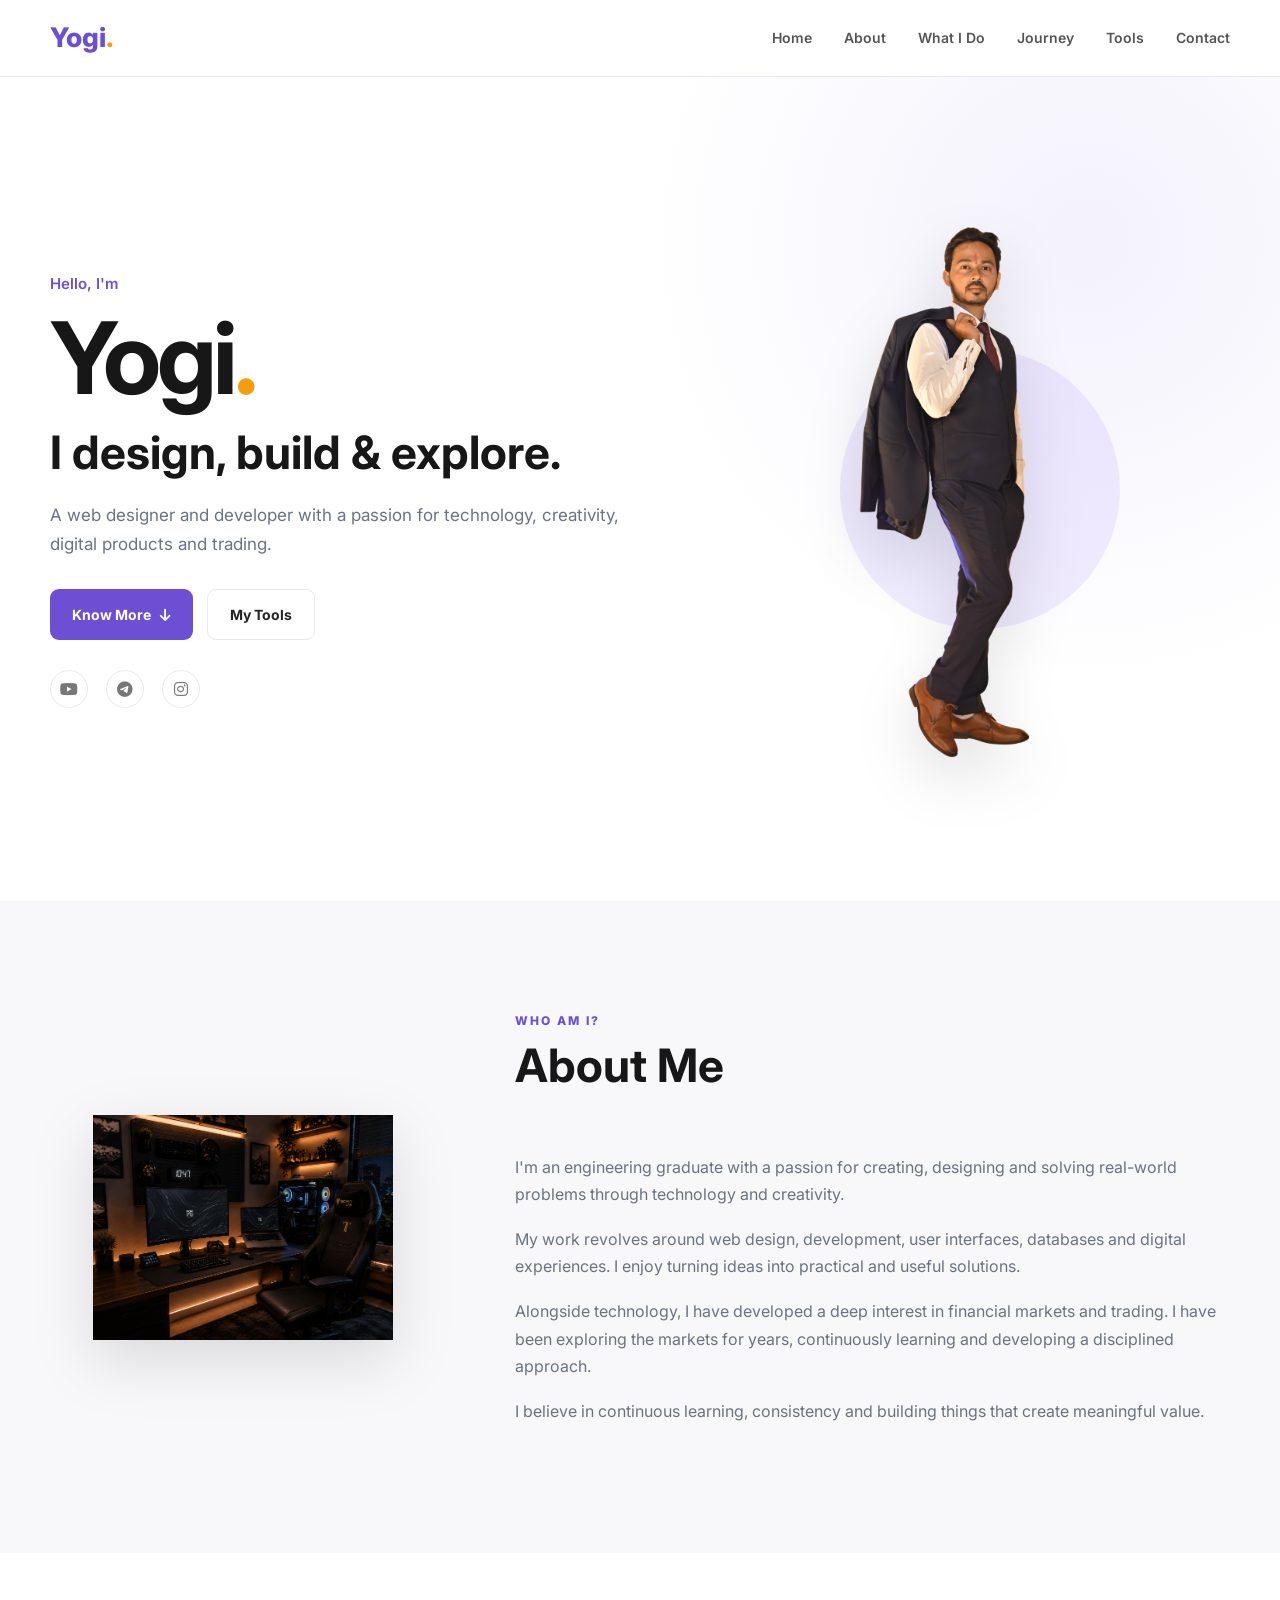
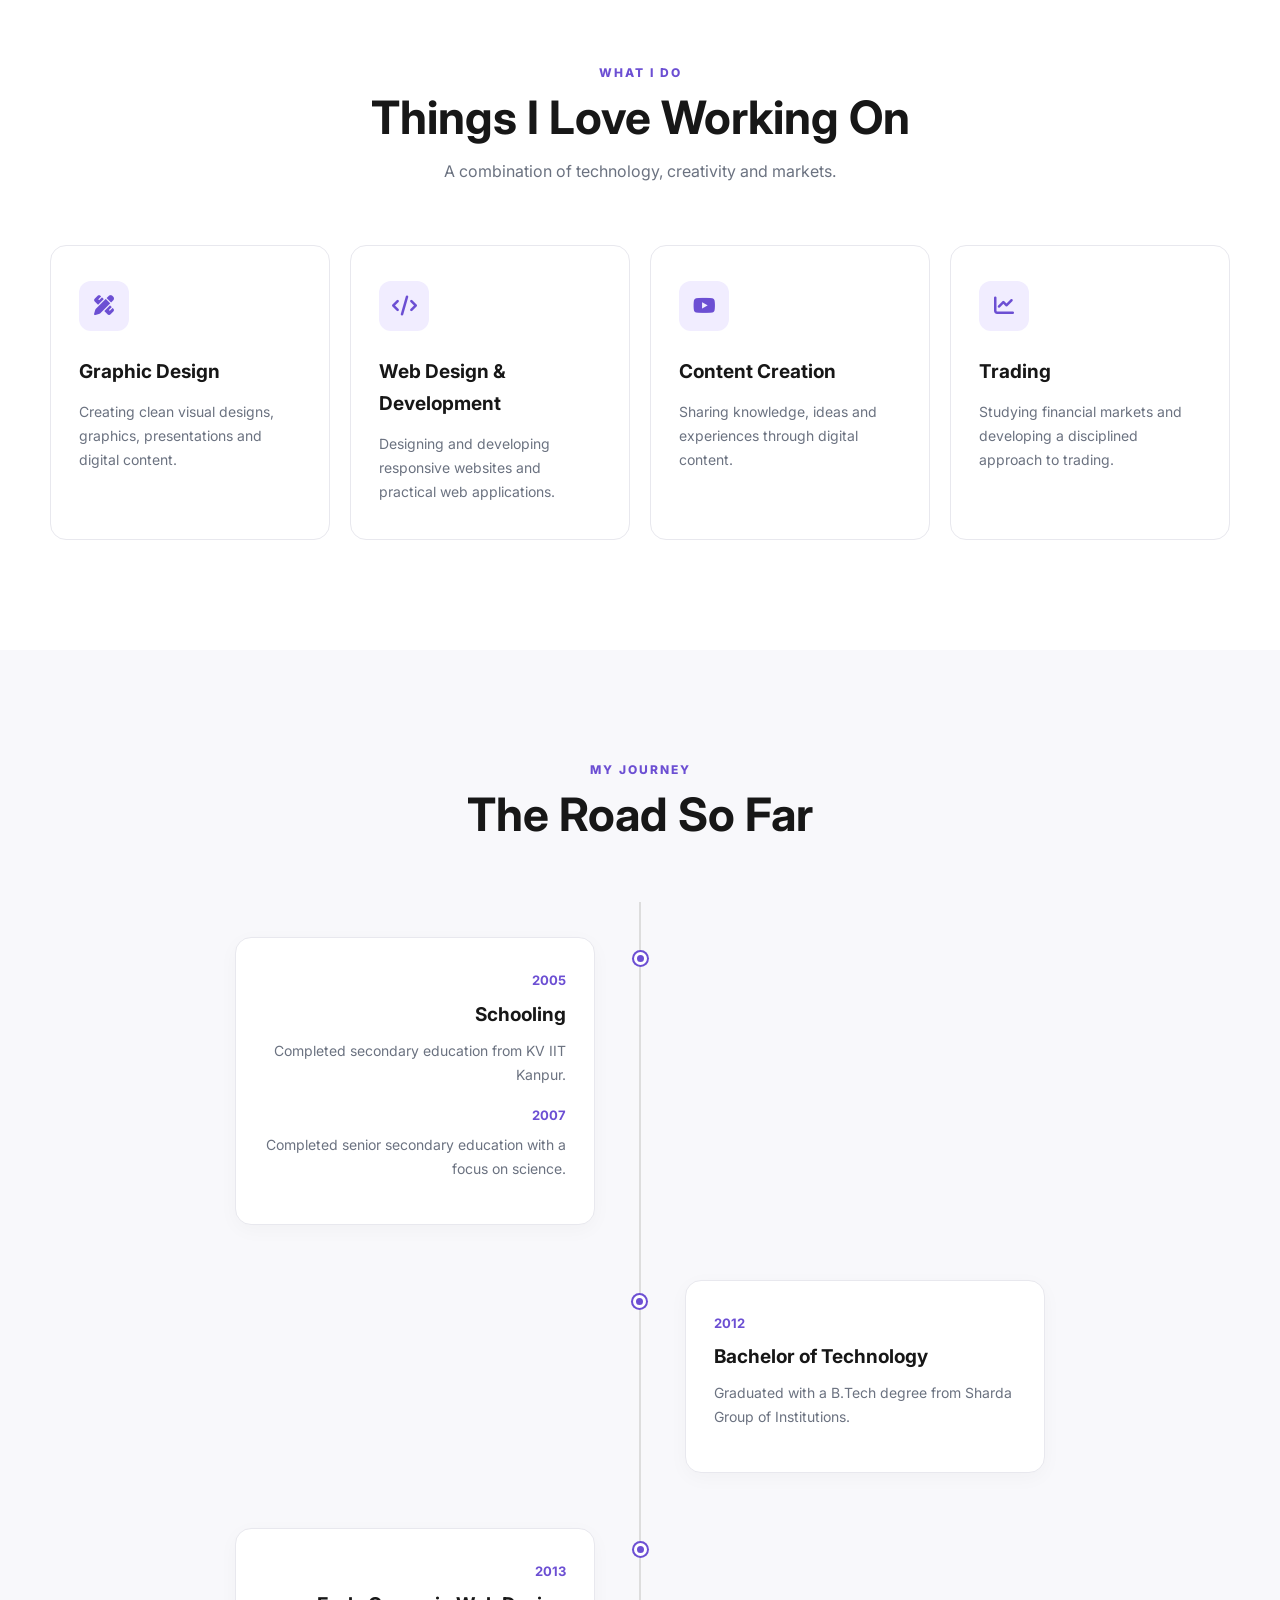
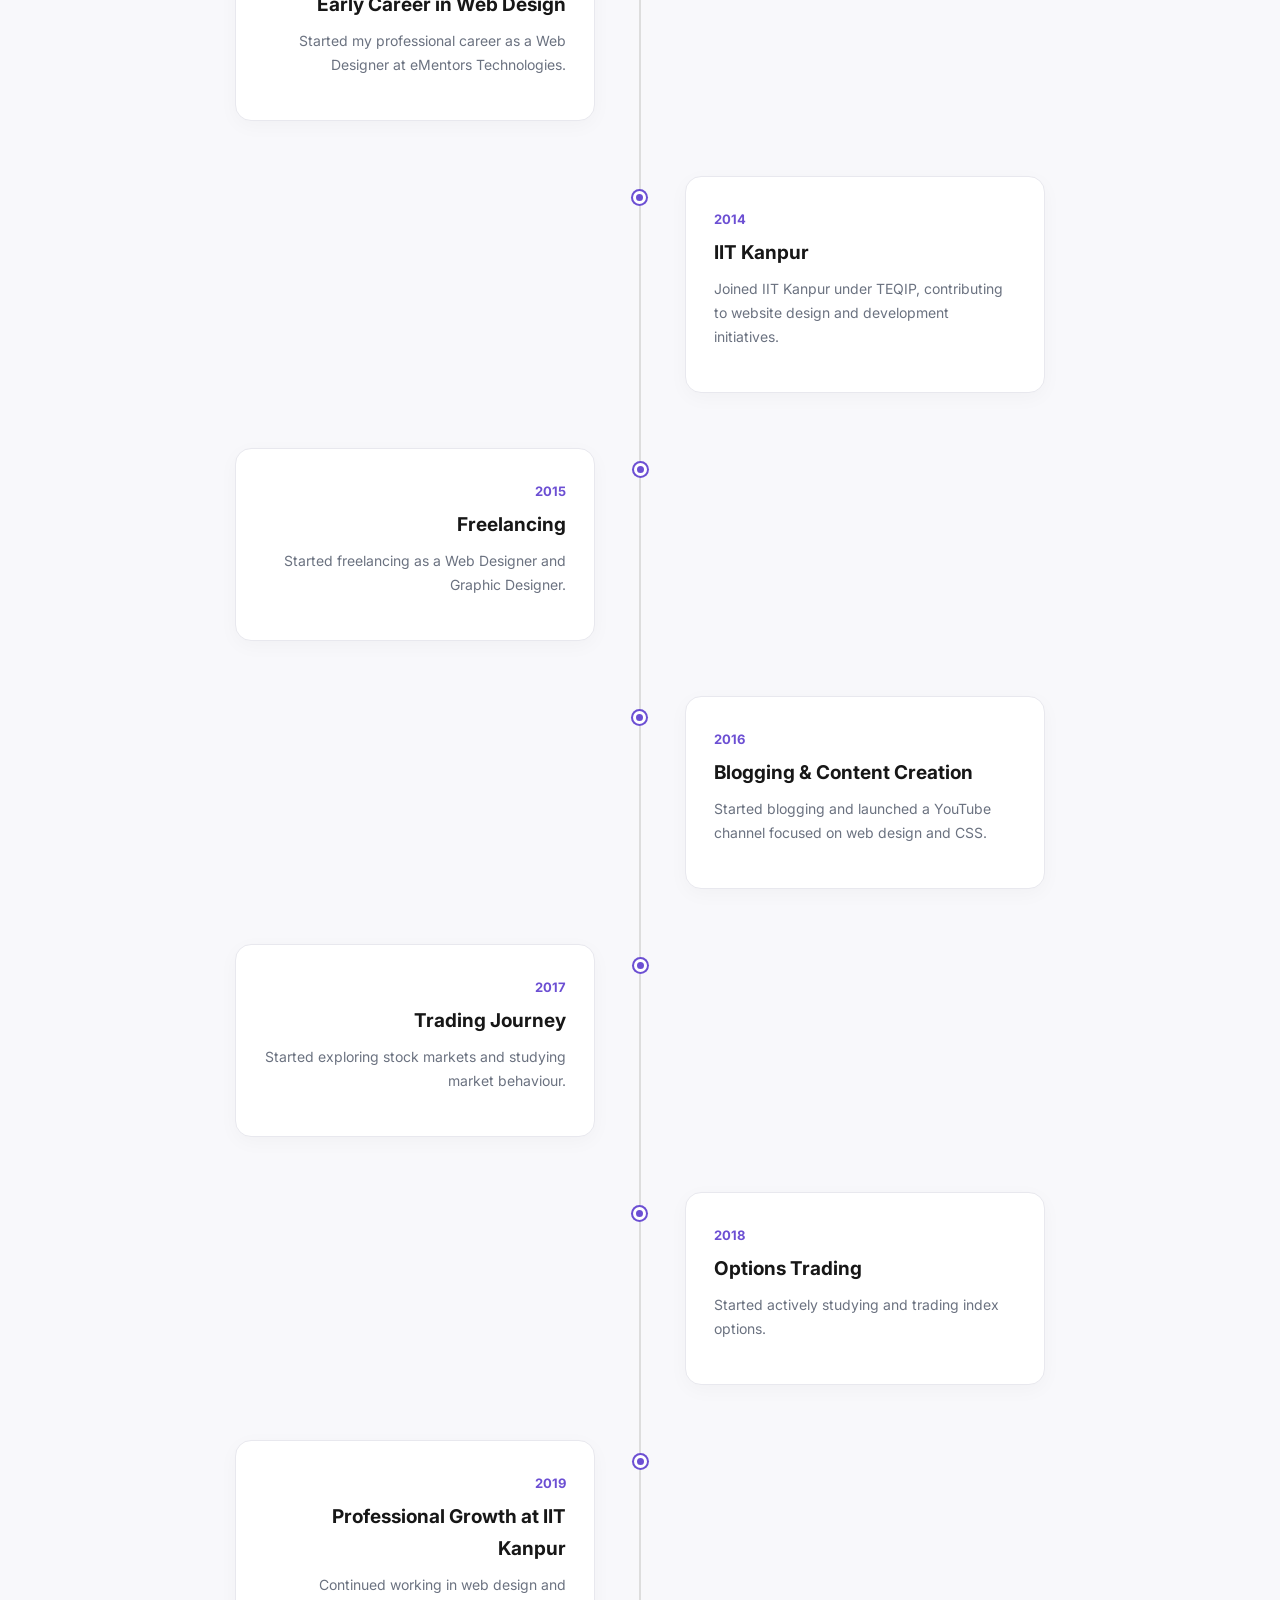
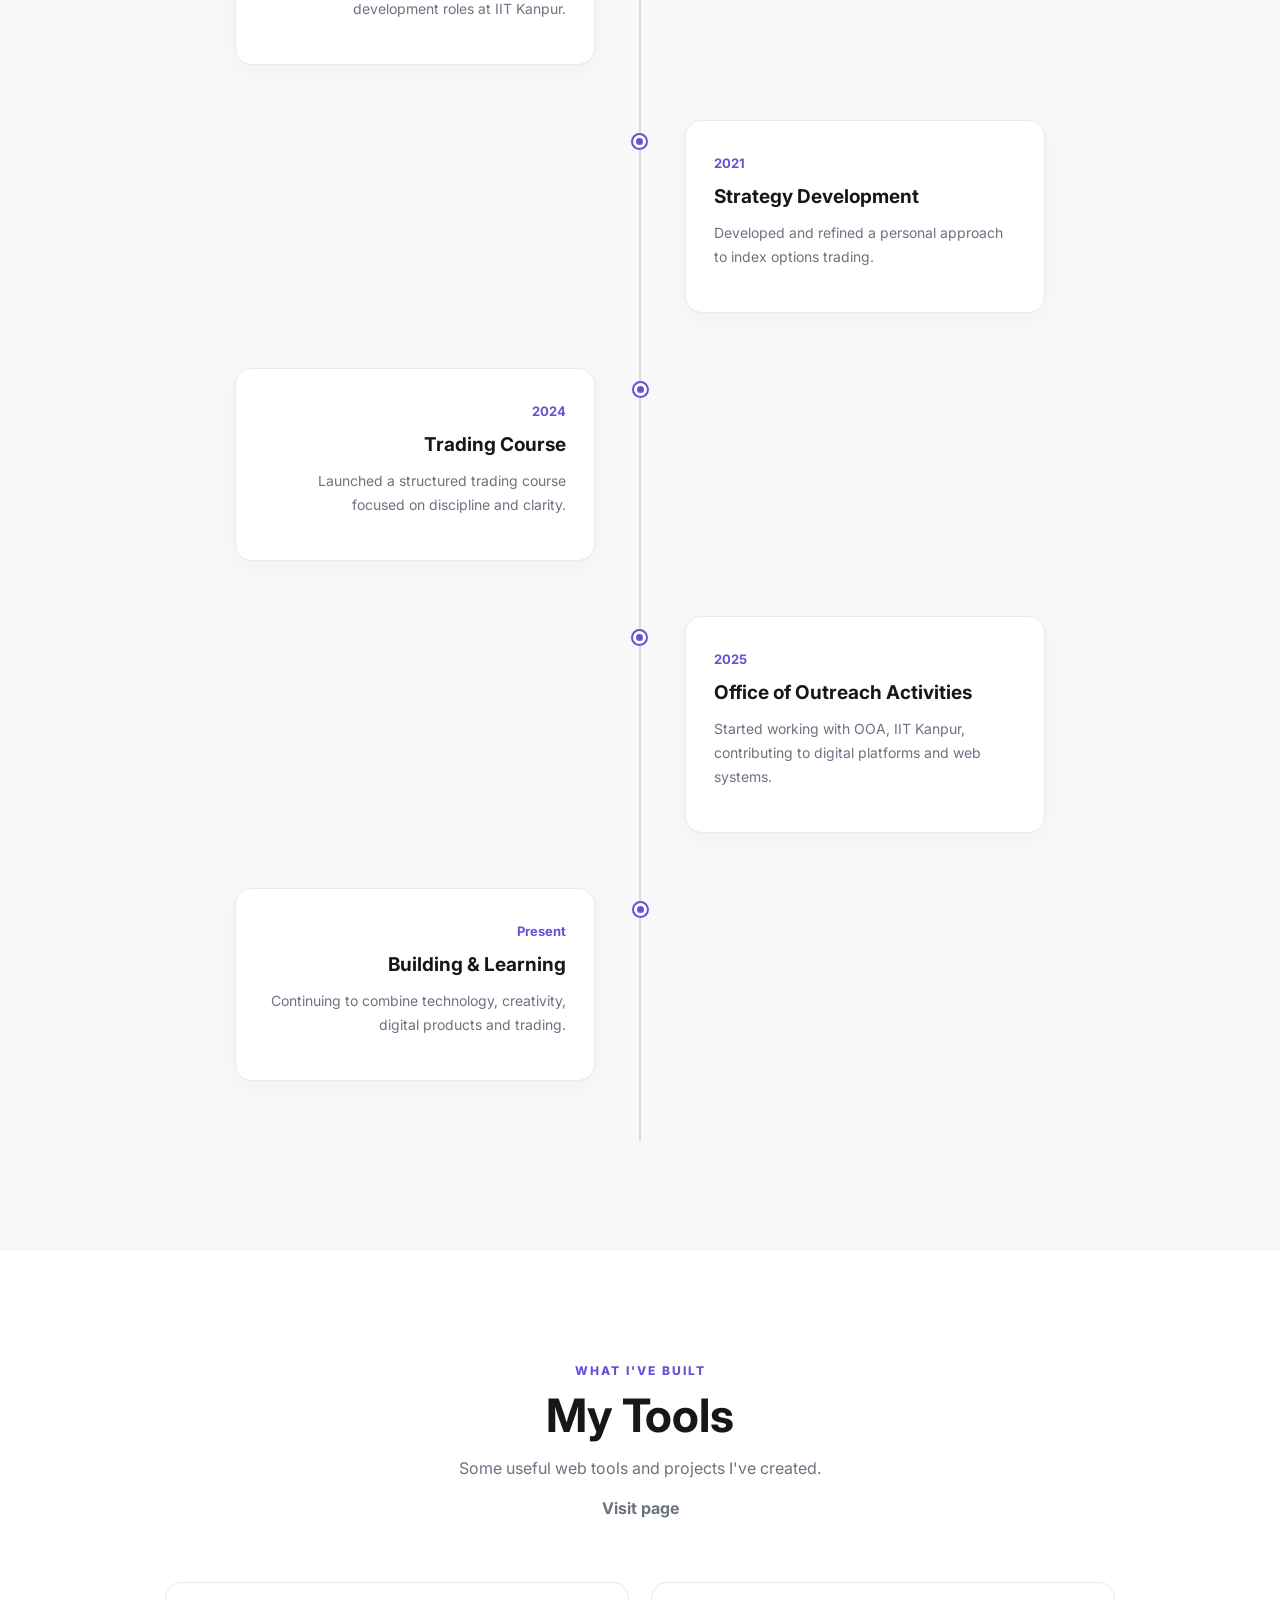
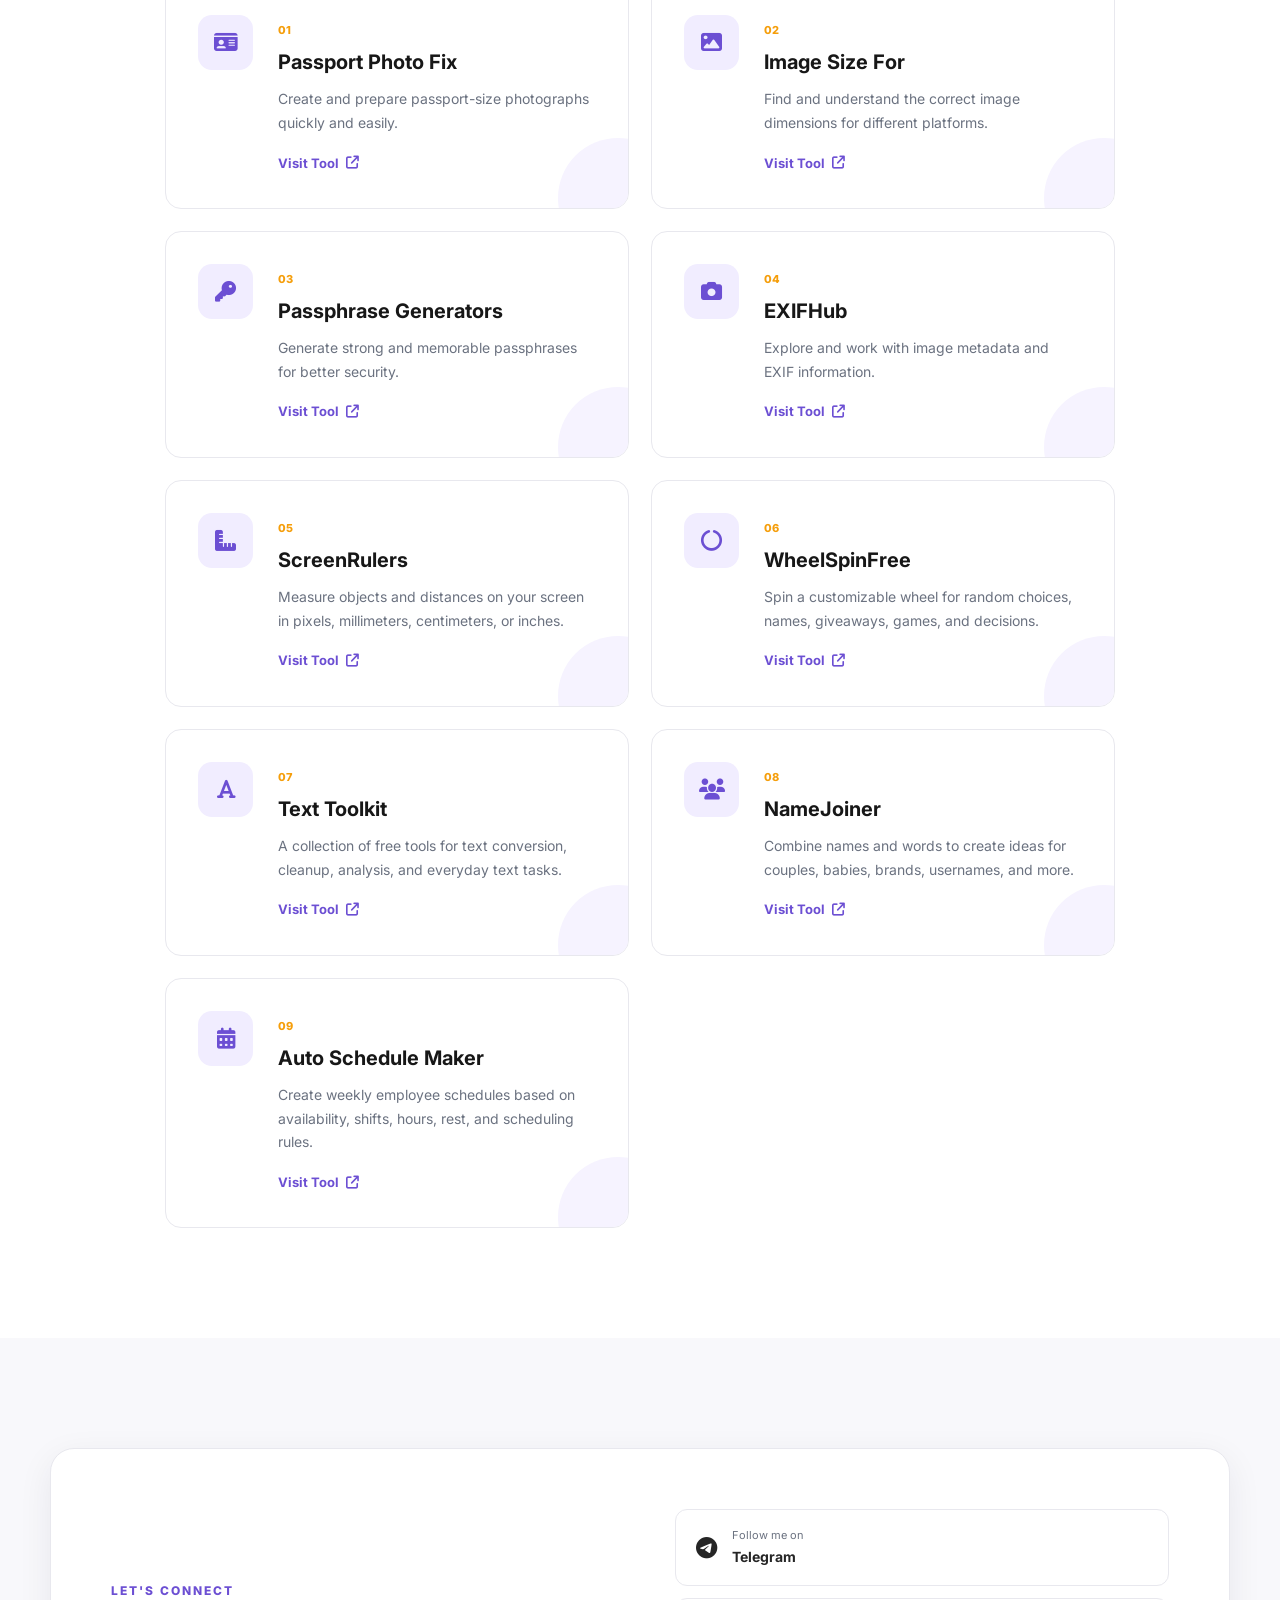
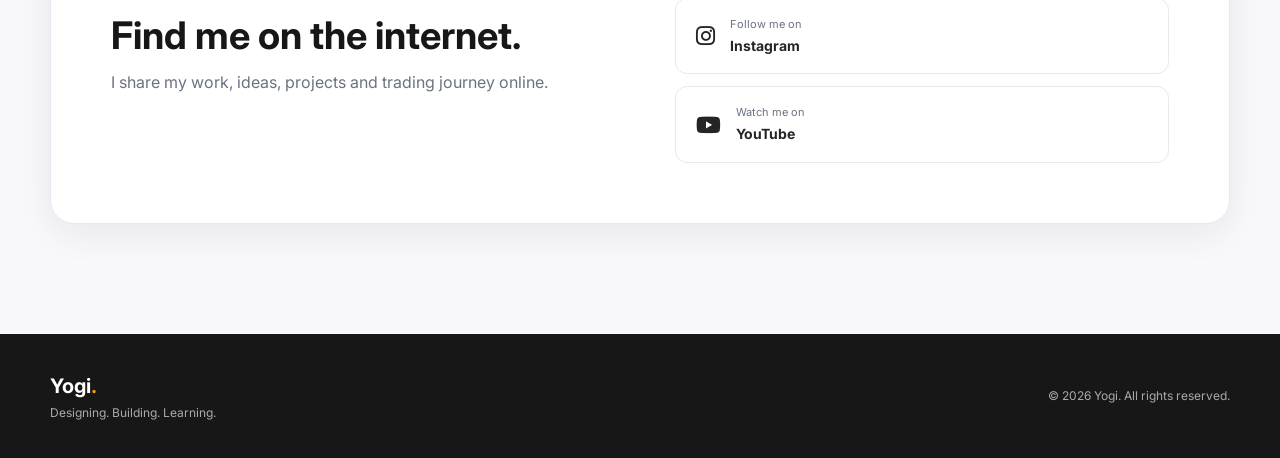
<file: index.html>
<!DOCTYPE html>
<html lang="en">
<head>
    <meta charset="UTF-8">
    <meta name="viewport" content="width=device-width, initial-scale=1.0">

    <title>Yogi | Designer, Developer & Trader</title>

    <meta name="description" content="Personal website of Yogi — web designer, developer, content creator and trader.">

    <link rel="icon" href="images/favicon.png">

    <!-- Google Font -->
    <link rel="preconnect" href="https://fonts.googleapis.com">
    <link rel="preconnect" href="https://fonts.gstatic.com" crossorigin>

    <link href="https://fonts.googleapis.com/css2?family=Inter:wght@400;500;600;700;800&display=swap"
          rel="stylesheet">

    <!-- Font Awesome -->
    <link rel="stylesheet"
          href="https://cdnjs.cloudflare.com/ajax/libs/font-awesome/6.5.2/css/all.min.css">

    <link rel="stylesheet" href="css/style.css">
</head>

<body>

<!-- ================= HEADER ================= -->

<header class="header" id="header">

    <div class="container nav-container">

        <a href="#home" class="logo">
            Yogi<span>.</span>
        </a>

        <nav class="nav" id="nav">

            <a href="#home">Home</a>
            <a href="#about">About</a>
            <a href="#services">What I Do</a>
            <a href="#journey">Journey</a>
            <a href="#tools">Tools</a>
            <a href="#contact">Contact</a>

        </nav>

        <button class="menu-toggle" id="menuToggle" aria-label="Toggle Menu">
            <i class="fa-solid fa-bars"></i>
        </button>

    </div>

</header>


<main>

<!-- ================= HERO ================= -->

<section class="hero" id="home">

    <div class="container hero-container">

        <div class="hero-content">

            <span class="hero-small">
                Hello, I'm
            </span>

            <h1>
                Yogi<span>.</span>
            </h1>

            <h2>
                I design, build & explore.
            </h2>

            <p>
                A web designer and developer with a passion for
                technology, creativity, digital products and trading.
            </p>

            <div class="hero-buttons">

                <a href="#about" class="btn btn-primary">
                    Know More
                    <i class="fa-solid fa-arrow-down"></i>
                </a>

                <a href="#tools" class="btn btn-outline">
                    My Tools
                </a>

            </div>

            <div class="social-links">

                <a href="https://www.youtube.com/@csPoint" target="_blank" aria-label="YouTube">
                    <i class="fa-brands fa-youtube"></i>
                </a>

                <a href="http://t.me/trade_index_option" target="_blank" aria-label="Telegram">
                    <i class="fa-brands fa-telegram"></i>
                </a>

                <a href="https://www.instagram.com/the.disciplined__trader" target="_blank" aria-label="Instagram">
                    <i class="fa-brands fa-instagram"></i>
                </a>

            </div>

        </div>


        <div class="hero-image">

            <div class="image-wrapper">

                <img src="images/Yogi21.png"
                     alt="Yogi">

            </div>

        </div>

    </div>

</section>


<!-- ================= ABOUT ================= -->

<section class="section about" id="about">

    <div class="container">


        <div class="about-grid">

            <div class="about-image">

                <img src="images/workstation.png"
                     alt="Yogi">

            </div>


            <div class="about-content">
                <div class="section-heading">

                    <span>WHO AM I?</span>

                    <h2>
                        About Me
                    </h2>

                </div>


                <p>
                    I'm an engineering graduate with a passion for
                    creating, designing and solving real-world problems
                    through technology and creativity.
                </p>

                <p>
                    My work revolves around web design, development,
                    user interfaces, databases and digital experiences.
                    I enjoy turning ideas into practical and useful
                    solutions.
                </p>

                <p>
                    Alongside technology, I have developed a deep
                    interest in financial markets and trading. I have
                    been exploring the markets for years, continuously
                    learning and developing a disciplined approach.
                </p>

                <p>
                    I believe in continuous learning, consistency and
                    building things that create meaningful value.
                </p>

<!--
                <div class="skills">

                    <div class="skill">

                        <div class="skill-header">
                            <span>HTML / CSS</span>
                            <span>95%</span>
                        </div>

                        <div class="skill-bar">
                            <span style="width:95%"></span>
                        </div>

                    </div>


                    <div class="skill">

                        <div class="skill-header">
                            <span>PHP / Drupal</span>
                            <span>85%</span>
                        </div>

                        <div class="skill-bar">
                            <span style="width:85%"></span>
                        </div>

                    </div>


                    <div class="skill">

                        <div class="skill-header">
                            <span>JavaScript</span>
                            <span>75%</span>
                        </div>

                        <div class="skill-bar">
                            <span style="width:75%"></span>
                        </div>

                    </div>


                    <div class="skill">

                        <div class="skill-header">
                            <span>Graphic Design</span>
                            <span>90%</span>
                        </div>

                        <div class="skill-bar">
                            <span style="width:90%"></span>
                        </div>

                    </div>

                </div>
-->
            </div>

        </div>

    </div>

</section>


<!-- ================= SERVICES ================= -->

<section class="section services" id="services">

    <div class="container">

        <div class="section-heading center">

            <span>WHAT I DO</span>

            <h2>
                Things I Love Working On
            </h2>

            <p>
                A combination of technology, creativity and markets.
            </p>

        </div>


        <div class="services-grid">

            <div class="service-card">

                <div class="service-icon">
                    <i class="fa-solid fa-pen-ruler"></i>
                </div>

                <h3>
                    Graphic Design
                </h3>

                <p>
                    Creating clean visual designs, graphics,
                    presentations and digital content.
                </p>

            </div>


            <div class="service-card">

                <div class="service-icon">
                    <i class="fa-solid fa-code"></i>
                </div>

                <h3>
                    Web Design & Development
                </h3>

                <p>
                    Designing and developing responsive websites
                    and practical web applications.
                </p>

            </div>


            <div class="service-card">

                <div class="service-icon">
                    <i class="fa-brands fa-youtube"></i>
                </div>

                <h3>
                    Content Creation
                </h3>

                <p>
                    Sharing knowledge, ideas and experiences
                    through digital content.
                </p>

            </div>


            <div class="service-card">

                <div class="service-icon">
                    <i class="fa-solid fa-chart-line"></i>
                </div>

                <h3>
                    Trading
                </h3>

                <p>
                    Studying financial markets and developing
                    a disciplined approach to trading.
                </p>

            </div>

        </div>

    </div>

</section>


<!-- ================= JOURNEY ================= -->

<section class="section journey" id="journey">

    <div class="container">

        <div class="section-heading center">

            <span>MY JOURNEY</span>

            <h2>
                The Road So Far
            </h2>

        </div>


        <div class="timeline">


            <!-- 2005 -->

            <div class="timeline-item">

                <div class="timeline-dot"></div>

                <div class="timeline-content">

                    <span class="timeline-year">
                        2005
                    </span>

                    <h3>
                        Schooling
                    </h3>

                    <p>
                        Completed secondary education from
                        KV IIT Kanpur.
                    </p>

                    <span class="timeline-year">
                        2007
                    </span>

                    <p>
                        Completed senior secondary education
                        with a focus on science.
                    </p>

                </div>

            </div>


            <!-- 2012 -->

            <div class="timeline-item">

                <div class="timeline-dot"></div>

                <div class="timeline-content">

                    <span class="timeline-year">
                        2012
                    </span>

                    <h3>
                        Bachelor of Technology
                    </h3>

                    <p>
                        Graduated with a B.Tech degree from
                        Sharda Group of Institutions.
                    </p>

                </div>

            </div>


            <!-- 2013 -->

            <div class="timeline-item">

                <div class="timeline-dot"></div>

                <div class="timeline-content">

                    <span class="timeline-year">
                        2013
                    </span>

                    <h3>
                        Early Career in Web Design
                    </h3>

                    <p>
                        Started my professional career as a
                        Web Designer at eMentors Technologies.
                    </p>

                </div>

            </div>


            <!-- 2014 -->

            <div class="timeline-item">

                <div class="timeline-dot"></div>

                <div class="timeline-content">

                    <span class="timeline-year">
                        2014
                    </span>

                    <h3>
                        IIT Kanpur
                    </h3>

                    <p>
                        Joined IIT Kanpur under TEQIP,
                        contributing to website design and
                        development initiatives.
                    </p>

                </div>

            </div>


            <!-- 2015 -->

            <div class="timeline-item">

                <div class="timeline-dot"></div>

                <div class="timeline-content">

                    <span class="timeline-year">
                        2015
                    </span>

                    <h3>
                        Freelancing
                    </h3>

                    <p>
                        Started freelancing as a Web Designer
                        and Graphic Designer.
                    </p>

                </div>

            </div>


            <!-- 2016 -->

            <div class="timeline-item">

                <div class="timeline-dot"></div>

                <div class="timeline-content">

                    <span class="timeline-year">
                        2016
                    </span>

                    <h3>
                        Blogging & Content Creation
                    </h3>

                    <p>
                        Started blogging and launched a YouTube
                        channel focused on web design and CSS.
                    </p>

                </div>

            </div>


            <!-- 2017 -->

            <div class="timeline-item">

                <div class="timeline-dot"></div>

                <div class="timeline-content">

                    <span class="timeline-year">
                        2017
                    </span>

                    <h3>
                        Trading Journey
                    </h3>

                    <p>
                        Started exploring stock markets and
                        studying market behaviour.
                    </p>

                </div>

            </div>


            <!-- 2018 -->

            <div class="timeline-item">

                <div class="timeline-dot"></div>

                <div class="timeline-content">

                    <span class="timeline-year">
                        2018
                    </span>

                    <h3>
                        Options Trading
                    </h3>

                    <p>
                        Started actively studying and trading
                        index options.
                    </p>

                </div>

            </div>


            <!-- 2019 -->

            <div class="timeline-item">

                <div class="timeline-dot"></div>

                <div class="timeline-content">

                    <span class="timeline-year">
                        2019
                    </span>

                    <h3>
                        Professional Growth at IIT Kanpur
                    </h3>

                    <p>
                        Continued working in web design and
                        development roles at IIT Kanpur.
                    </p>

                </div>

            </div>


            <!-- 2021 -->

            <div class="timeline-item">

                <div class="timeline-dot"></div>

                <div class="timeline-content">

                    <span class="timeline-year">
                        2021
                    </span>

                    <h3>
                        Strategy Development
                    </h3>

                    <p>
                        Developed and refined a personal
                        approach to index options trading.
                    </p>

                </div>

            </div>


            <!-- 2024 -->

            <div class="timeline-item">

                <div class="timeline-dot"></div>

                <div class="timeline-content">

                    <span class="timeline-year">
                        2024
                    </span>

                    <h3>
                        Trading Course
                    </h3>

                    <p>
                        Launched a structured trading course
                        focused on discipline and clarity.
                    </p>

                </div>

            </div>


            <!-- 2025 -->

            <div class="timeline-item">

                <div class="timeline-dot"></div>

                <div class="timeline-content">

                    <span class="timeline-year">
                        2025
                    </span>

                    <h3>
                        Office of Outreach Activities
                    </h3>

                    <p>
                        Started working with OOA, IIT Kanpur,
                        contributing to digital platforms and
                        web systems.
                    </p>

                </div>

            </div>


            <!-- Present -->

            <div class="timeline-item">

                <div class="timeline-dot"></div>

                <div class="timeline-content">

                    <span class="timeline-year">
                        Present
                    </span>

                    <h3>
                        Building & Learning
                    </h3>

                    <p>
                        Continuing to combine technology,
                        creativity, digital products and
                        trading.
                    </p>

                </div>

            </div>

        </div>

    </div>

</section>


<!-- ================= TOOLS ================= -->
<section class="section tools" id="tools">
    <div class="container">
        <div class="section-heading center">
            <span>WHAT I'VE BUILT</span>
            <h2>My Tools</h2>
            <p>Some useful web tools and projects I've created.</p>
            <p><a href="tools.html"><b>Visit page</b></a></p>
        </div>

        <div class="tools-grid">

            <!-- Passport Photo Fix -->
            <a href="https://passportphotofix.com/" target="_blank" class="tool-card">
                <div class="tool-icon">
                    <i class="fa-solid fa-id-card"></i>
                </div>
                <div class="tool-content">
                    <span class="tool-number">01</span>
                    <h3>Passport Photo Fix</h3>
                    <p>Create and prepare passport-size photographs quickly and easily.</p>
                    <span class="tool-link">
                        Visit Tool
                        <i class="fa-solid fa-arrow-up-right-from-square"></i>
                    </span>
                </div>
            </a>

            <!-- Image Size For -->
            <a href="https://imagesizefor.com/" target="_blank" class="tool-card">
                <div class="tool-icon">
                    <i class="fa-solid fa-image"></i>
                </div>
                <div class="tool-content">
                    <span class="tool-number">02</span>
                    <h3>Image Size For</h3>
                    <p>Find and understand the correct image dimensions for different platforms.</p>
                    <span class="tool-link">
                        Visit Tool
                        <i class="fa-solid fa-arrow-up-right-from-square"></i>
                    </span>
                </div>
            </a>

            <!-- Passphrase Generators -->
            <a href="https://passphrasegenerators.com/" target="_blank" class="tool-card">
                <div class="tool-icon">
                    <i class="fa-solid fa-key"></i>
                </div>
                <div class="tool-content">
                    <span class="tool-number">03</span>
                    <h3>Passphrase Generators</h3>
                    <p>Generate strong and memorable passphrases for better security.</p>
                    <span class="tool-link">
                        Visit Tool
                        <i class="fa-solid fa-arrow-up-right-from-square"></i>
                    </span>
                </div>
            </a>

            <!-- EXIFHub -->
            <a href="https://exifhub.com/" target="_blank" class="tool-card">
                <div class="tool-icon">
                    <i class="fa-solid fa-camera"></i>
                </div>
                <div class="tool-content">
                    <span class="tool-number">04</span>
                    <h3>EXIFHub</h3>
                    <p>Explore and work with image metadata and EXIF information.</p>
                    <span class="tool-link">
                        Visit Tool
                        <i class="fa-solid fa-arrow-up-right-from-square"></i>
                    </span>
                </div>
            </a>

            <!-- ScreenRulers -->
            <a href="https://screenrulers.com/" target="_blank" class="tool-card">
                <div class="tool-icon">
                    <i class="fa-solid fa-ruler-combined"></i>
                </div>
                <div class="tool-content">
                    <span class="tool-number">05</span>
                    <h3>ScreenRulers</h3>
                    <p>Measure objects and distances on your screen in pixels, millimeters, centimeters, or inches.</p>
                    <span class="tool-link">
                        Visit Tool
                        <i class="fa-solid fa-arrow-up-right-from-square"></i>
                    </span>
                </div>
            </a>

            <!-- WheelSpinFree -->
            <a href="https://wheelspinfree.com/" target="_blank" class="tool-card">
                <div class="tool-icon">
                    <i class="fa-solid fa-circle-notch"></i>
                </div>
                <div class="tool-content">
                    <span class="tool-number">06</span>
                    <h3>WheelSpinFree</h3>
                    <p>Spin a customizable wheel for random choices, names, giveaways, games, and decisions.</p>
                    <span class="tool-link">
                        Visit Tool
                        <i class="fa-solid fa-arrow-up-right-from-square"></i>
                    </span>
                </div>
            </a>

            <!-- Text Toolkit -->
            <a href="https://texttoolkit.dev/" target="_blank" class="tool-card">
                <div class="tool-icon">
                    <i class="fa-solid fa-font"></i>
                </div>
                <div class="tool-content">
                    <span class="tool-number">07</span>
                    <h3>Text Toolkit</h3>
                    <p>A collection of free tools for text conversion, cleanup, analysis, and everyday text tasks.</p>
                    <span class="tool-link">
                        Visit Tool
                        <i class="fa-solid fa-arrow-up-right-from-square"></i>
                    </span>
                </div>
            </a>

            <!-- NameJoiner -->
            <a href="https://namejoiner.com/" target="_blank" class="tool-card">
                <div class="tool-icon">
                    <i class="fa-solid fa-users"></i>
                </div>
                <div class="tool-content">
                    <span class="tool-number">08</span>
                    <h3>NameJoiner</h3>
                    <p>Combine names and words to create ideas for couples, babies, brands, usernames, and more.</p>
                    <span class="tool-link">
                        Visit Tool
                        <i class="fa-solid fa-arrow-up-right-from-square"></i>
                    </span>
                </div>
            </a>

            <!-- Auto Schedule Maker -->
            <a href="https://autoschedulemaker.com/" target="_blank" class="tool-card">
                <div class="tool-icon">
                    <i class="fa-solid fa-calendar-days"></i>
                </div>
                <div class="tool-content">
                    <span class="tool-number">09</span>
                    <h3>Auto Schedule Maker</h3>
                    <p>Create weekly employee schedules based on availability, shifts, hours, rest, and scheduling rules.</p>
                    <span class="tool-link">
                        Visit Tool
                        <i class="fa-solid fa-arrow-up-right-from-square"></i>
                    </span>
                </div>
            </a>

        </div>
    </div>
</section>

<!-- ================= CONTACT ================= -->

<section class="section contact" id="contact">

    <div class="container">

        <div class="contact-box">

            <div class="contact-content">

                <span>
                    LET'S CONNECT
                </span>

                <h2>
                    Find me on the internet.
                </h2>

                <p>
                    I share my work, ideas, projects and
                    trading journey online.
                </p>

            </div>


            <div class="contact-links">

                <a href="http://t.me/trade_index_option" target="_blank">

                    <i class="fa-brands fa-telegram"></i>

                    <div>
                        <small>Follow me on</small>
                        <strong>Telegram</strong>
                    </div>

                </a>


                <a href="https://www.instagram.com/the.disciplined__trader" target="_blank">

                    <i class="fa-brands fa-instagram"></i>

                    <div>
                        <small>Follow me on</small>
                        <strong>Instagram</strong>
                    </div>

                </a>


                <a href="https://www.youtube.com/@csPoint" target="_blank">

                    <i class="fa-brands fa-youtube"></i>

                    <div>
                        <small>Watch me on</small>
                        <strong>YouTube</strong>
                    </div>

                </a>

            </div>

        </div>

    </div>

</section>

</main>


<!-- ================= FOOTER ================= -->

<footer class="footer">

    <div class="container footer-container">

        <div>
            <strong>Yogi<span>.</span></strong>

            <p>
                Designing. Building. Learning.
            </p>
        </div>


        <p>
            © <span id="year"></span> Yogi. All rights reserved.
        </p>

    </div>

</footer>


<script src="js/script.js"></script>

</body>
</html>
</file>
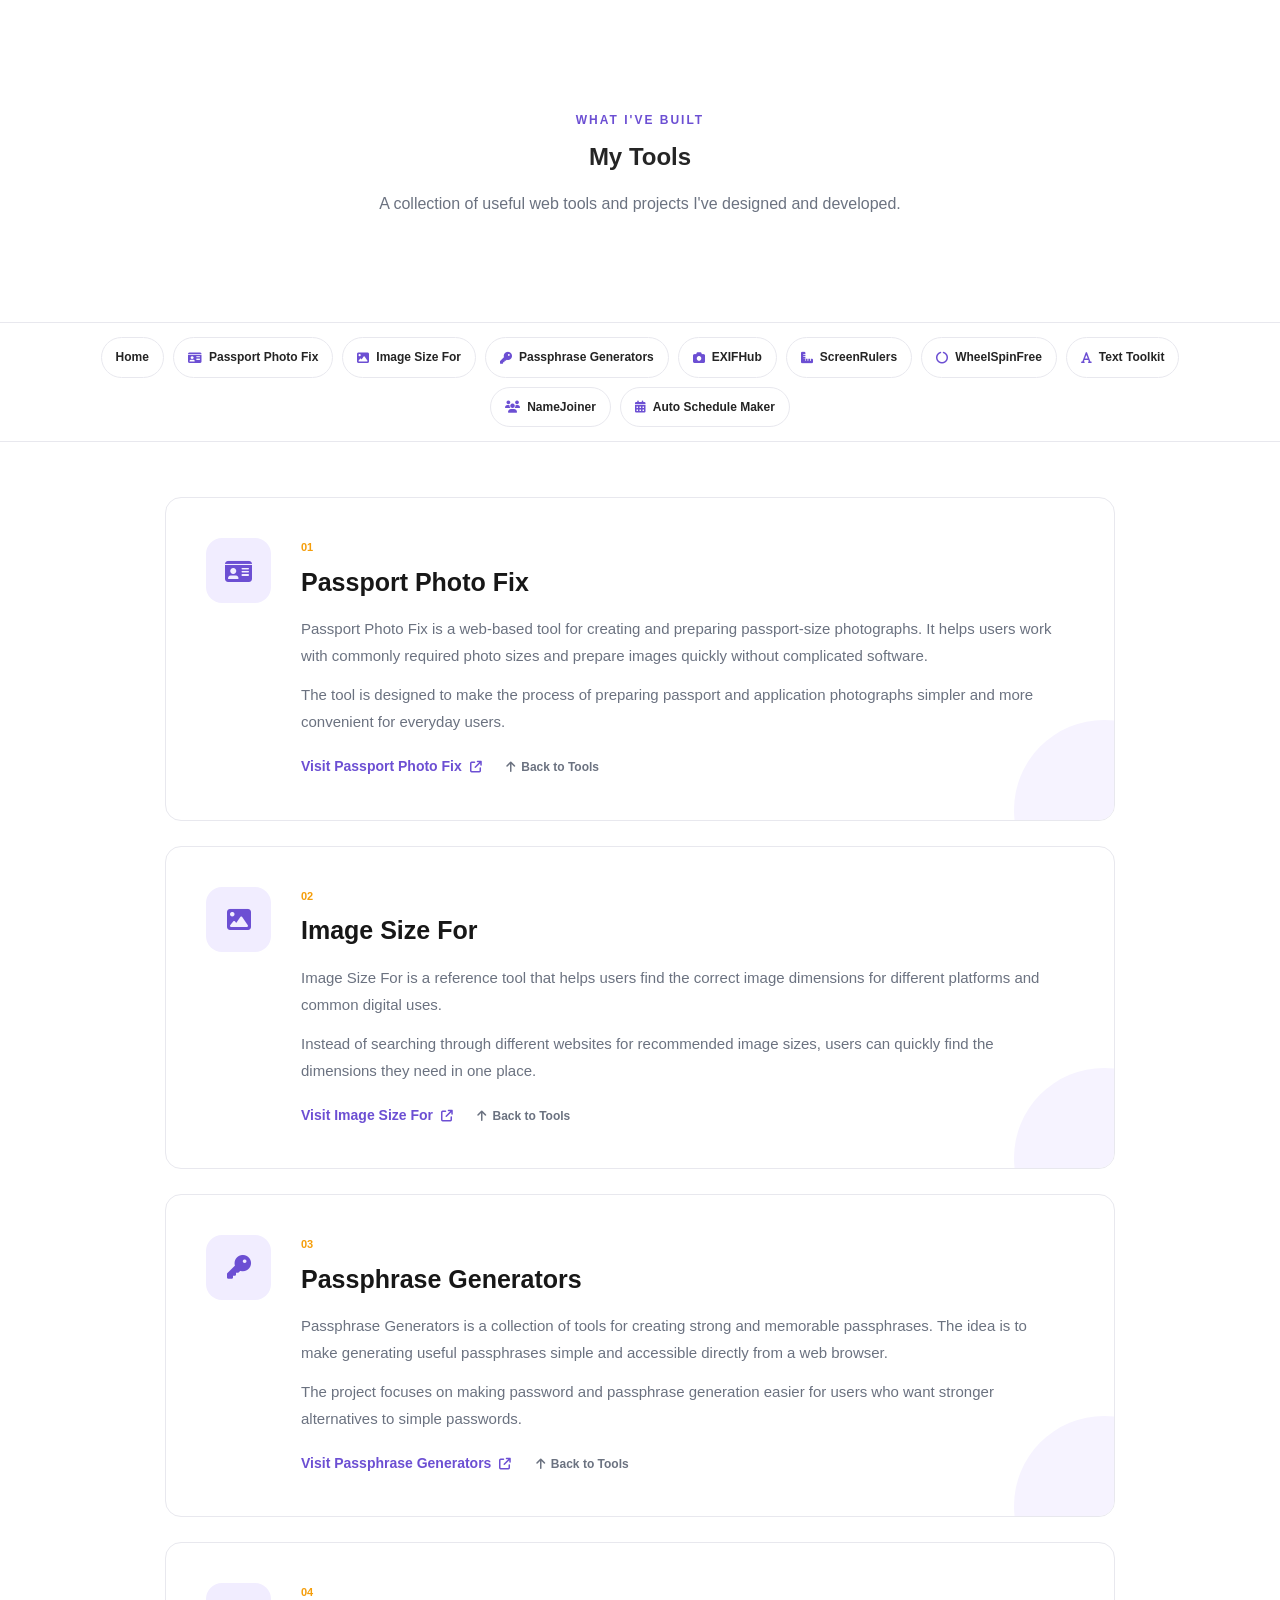
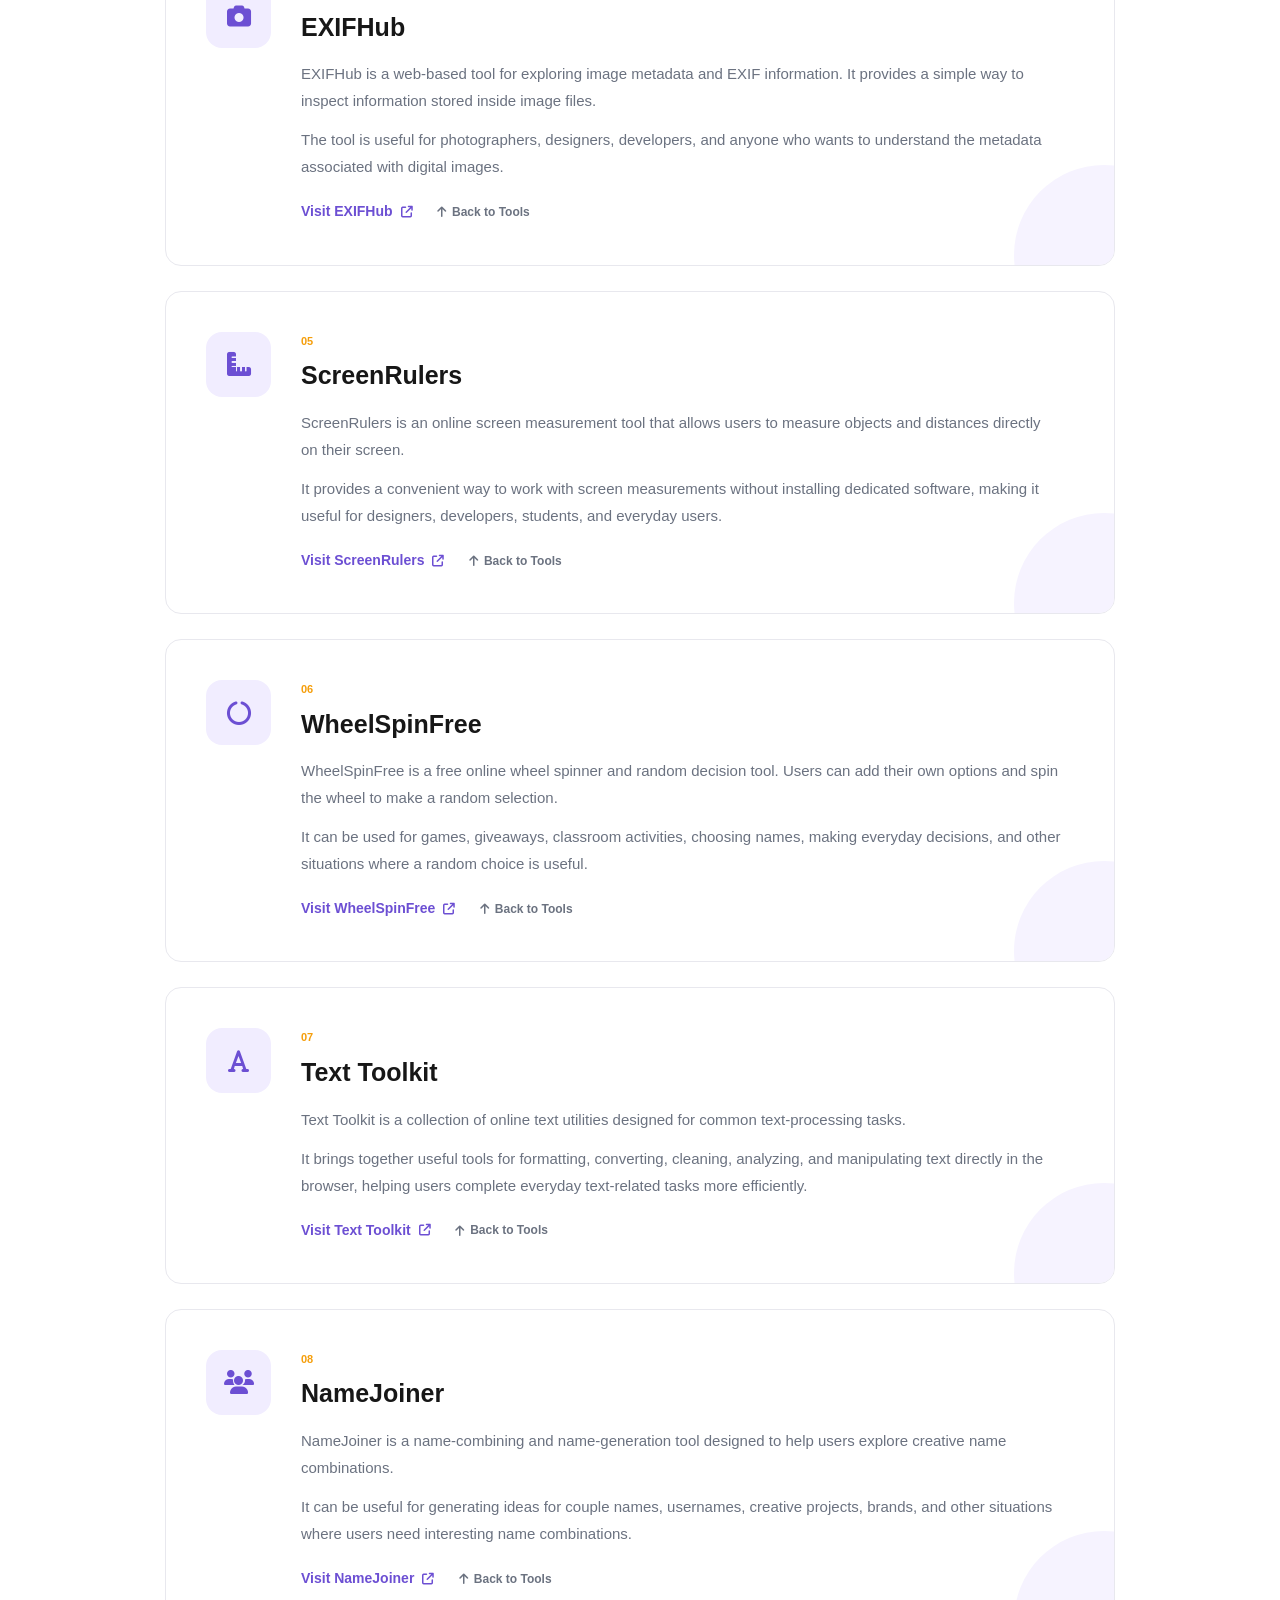
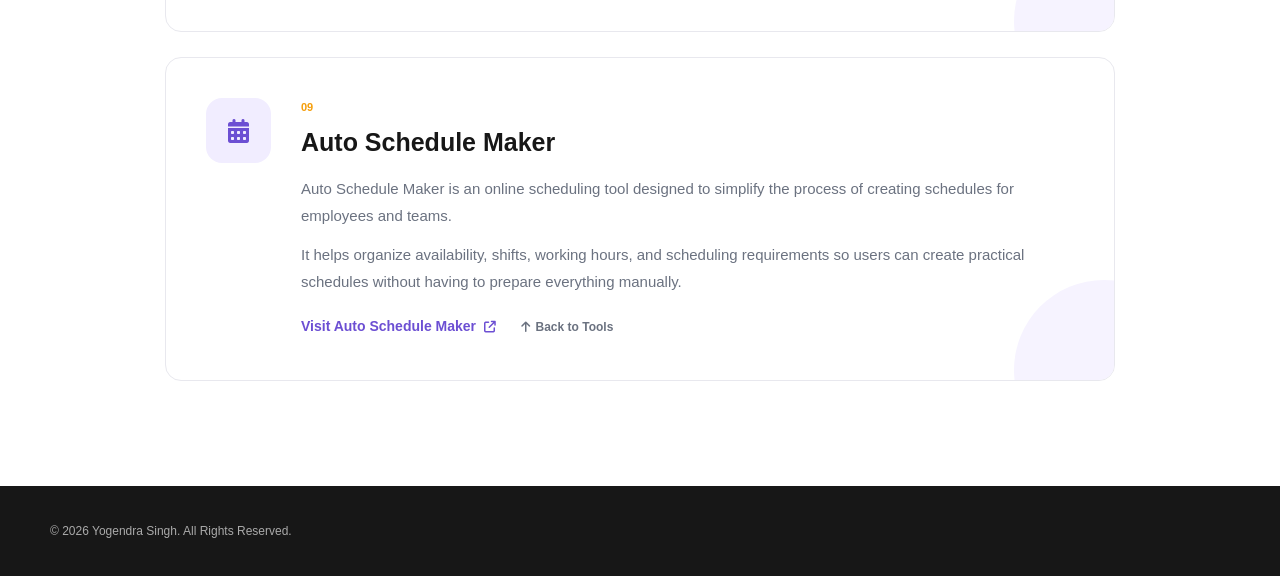
<file: tools.html>
<!DOCTYPE html>
<html lang="en">
<head>
    <meta charset="UTF-8">
    <meta name="viewport" content="width=device-width, initial-scale=1.0">

    <title>My Tools | Yogendra Singh</title>
    <meta name="description" content="Explore useful web tools and projects created by Yogendra Singh, including ScreenRulers, WheelSpinFree, Text Toolkit, EXIFHub, and more.">

    <link rel="icon" type="image/png" href="images/favicon.png">

    <link rel="stylesheet" href="css/style.css">
    <link rel="stylesheet" href="css/tools.css">

    <!-- Font Awesome -->
    <link rel="stylesheet" href="https://cdnjs.cloudflare.com/ajax/libs/font-awesome/6.7.2/css/all.min.css">
</head>

<body>



<!-- ================= TOOLS HERO ================= -->
<section class="section tools-hero" id="tools-top">
    <div class="container">
        <div class="section-heading center">
            <span>WHAT I'VE BUILT</span>
            <h1>My Tools</h1>
            <p>
                A collection of useful web tools and projects
                I've designed and developed.
            </p>
        </div>
    </div>
</section>

<!-- ================= TOOL NAVIGATION ================= -->
<section class="tool-navigation">
    <div class="container">
        <div class="tool-nav-inner">
            <a href="index.html">
                Home
            </a>

            <a href="#passport-photo-fix">
                <i class="fa-solid fa-id-card"></i>
                Passport Photo Fix
            </a>

            <a href="#image-size-for">
                <i class="fa-solid fa-image"></i>
                Image Size For
            </a>

            <a href="#passphrase-generators">
                <i class="fa-solid fa-key"></i>
                Passphrase Generators
            </a>

            <a href="#exifhub">
                <i class="fa-solid fa-camera"></i>
                EXIFHub
            </a>

            <a href="#screenrulers">
                <i class="fa-solid fa-ruler-combined"></i>
                ScreenRulers
            </a>

            <a href="#wheelspinfree">
                <i class="fa-solid fa-circle-notch"></i>
                WheelSpinFree
            </a>

            <a href="#text-toolkit">
                <i class="fa-solid fa-font"></i>
                Text Toolkit
            </a>

            <a href="#namejoiner">
                <i class="fa-solid fa-users"></i>
                NameJoiner
            </a>

            <a href="#auto-schedule-maker">
                <i class="fa-solid fa-calendar-days"></i>
                Auto Schedule Maker
            </a>
        </div>
    </div>
</section>

<!-- ================= TOOLS ================= -->
<main class="tools-page">
    <div class="container">

        <!-- Passport Photo Fix -->
        <section class="tool-section" id="passport-photo-fix">
            <div class="tool-section-icon">
                <i class="fa-solid fa-id-card"></i>
            </div>

            <div class="tool-section-content">
                <span class="tool-number">01</span>
                <h2>Passport Photo Fix</h2>

                <p>
                    Passport Photo Fix is a web-based tool for creating
                    and preparing passport-size photographs. It helps
                    users work with commonly required photo sizes and
                    prepare images quickly without complicated software.
                </p>

                <p>
                    The tool is designed to make the process of preparing
                    passport and application photographs simpler and more
                    convenient for everyday users.
                </p>

                <a href="https://passportphotofix.com/"
                   target="_blank"
                   rel="noopener"
                   class="tool-visit">
                    Visit Passport Photo Fix
                    <i class="fa-solid fa-arrow-up-right-from-square"></i>
                </a>

                <a href="#tools-top" class="back-to-tools">
                    <i class="fa-solid fa-arrow-up"></i>
                    Back to Tools
                </a>
            </div>
        </section>

        <!-- Image Size For -->
        <section class="tool-section" id="image-size-for">
            <div class="tool-section-icon">
                <i class="fa-solid fa-image"></i>
            </div>

            <div class="tool-section-content">
                <span class="tool-number">02</span>
                <h2>Image Size For</h2>

                <p>
                    Image Size For is a reference tool that helps users
                    find the correct image dimensions for different
                    platforms and common digital uses.
                </p>

                <p>
                    Instead of searching through different websites for
                    recommended image sizes, users can quickly find the
                    dimensions they need in one place.
                </p>

                <a href="https://imagesizefor.com/"
                   target="_blank"
                   rel="noopener"
                   class="tool-visit">
                    Visit Image Size For
                    <i class="fa-solid fa-arrow-up-right-from-square"></i>
                </a>

                <a href="#tools-top" class="back-to-tools">
                    <i class="fa-solid fa-arrow-up"></i>
                    Back to Tools
                </a>
            </div>
        </section>

        <!-- Passphrase Generators -->
        <section class="tool-section" id="passphrase-generators">
            <div class="tool-section-icon">
                <i class="fa-solid fa-key"></i>
            </div>

            <div class="tool-section-content">
                <span class="tool-number">03</span>
                <h2>Passphrase Generators</h2>

                <p>
                    Passphrase Generators is a collection of tools for
                    creating strong and memorable passphrases. The idea
                    is to make generating useful passphrases simple and
                    accessible directly from a web browser.
                </p>

                <p>
                    The project focuses on making password and passphrase
                    generation easier for users who want stronger
                    alternatives to simple passwords.
                </p>

                <a href="https://passphrasegenerators.com/"
                   target="_blank"
                   rel="noopener"
                   class="tool-visit">
                    Visit Passphrase Generators
                    <i class="fa-solid fa-arrow-up-right-from-square"></i>
                </a>

                <a href="#tools-top" class="back-to-tools">
                    <i class="fa-solid fa-arrow-up"></i>
                    Back to Tools
                </a>
            </div>
        </section>

        <!-- EXIFHub -->
        <section class="tool-section" id="exifhub">
            <div class="tool-section-icon">
                <i class="fa-solid fa-camera"></i>
            </div>

            <div class="tool-section-content">
                <span class="tool-number">04</span>
                <h2>EXIFHub</h2>

                <p>
                    EXIFHub is a web-based tool for exploring image
                    metadata and EXIF information. It provides a simple
                    way to inspect information stored inside image files.
                </p>

                <p>
                    The tool is useful for photographers, designers,
                    developers, and anyone who wants to understand the
                    metadata associated with digital images.
                </p>

                <a href="https://exifhub.com/"
                   target="_blank"
                   rel="noopener"
                   class="tool-visit">
                    Visit EXIFHub
                    <i class="fa-solid fa-arrow-up-right-from-square"></i>
                </a>

                <a href="#tools-top" class="back-to-tools">
                    <i class="fa-solid fa-arrow-up"></i>
                    Back to Tools
                </a>
            </div>
        </section>

        <!-- ScreenRulers -->
        <section class="tool-section" id="screenrulers">
            <div class="tool-section-icon">
                <i class="fa-solid fa-ruler-combined"></i>
            </div>

            <div class="tool-section-content">
                <span class="tool-number">05</span>
                <h2>ScreenRulers</h2>

                <p>
                    ScreenRulers is an online screen measurement tool
                    that allows users to measure objects and distances
                    directly on their screen.
                </p>

                <p>
                    It provides a convenient way to work with screen
                    measurements without installing dedicated software,
                    making it useful for designers, developers, students,
                    and everyday users.
                </p>

                <a href="https://screenrulers.com/"
                   target="_blank"
                   rel="noopener"
                   class="tool-visit">
                    Visit ScreenRulers
                    <i class="fa-solid fa-arrow-up-right-from-square"></i>
                </a>

                <a href="#tools-top" class="back-to-tools">
                    <i class="fa-solid fa-arrow-up"></i>
                    Back to Tools
                </a>
            </div>
        </section>

        <!-- WheelSpinFree -->
        <section class="tool-section" id="wheelspinfree">
            <div class="tool-section-icon">
                <i class="fa-solid fa-circle-notch"></i>
            </div>

            <div class="tool-section-content">
                <span class="tool-number">06</span>
                <h2>WheelSpinFree</h2>

                <p>
                    WheelSpinFree is a free online wheel spinner and
                    random decision tool. Users can add their own options
                    and spin the wheel to make a random selection.
                </p>

                <p>
                    It can be used for games, giveaways, classroom
                    activities, choosing names, making everyday
                    decisions, and other situations where a random
                    choice is useful.
                </p>

                <a href="https://wheelspinfree.com/"
                   target="_blank"
                   rel="noopener"
                   class="tool-visit">
                    Visit WheelSpinFree
                    <i class="fa-solid fa-arrow-up-right-from-square"></i>
                </a>

                <a href="#tools-top" class="back-to-tools">
                    <i class="fa-solid fa-arrow-up"></i>
                    Back to Tools
                </a>
            </div>
        </section>

        <!-- Text Toolkit -->
        <section class="tool-section" id="text-toolkit">
            <div class="tool-section-icon">
                <i class="fa-solid fa-font"></i>
            </div>

            <div class="tool-section-content">
                <span class="tool-number">07</span>
                <h2>Text Toolkit</h2>

                <p>
                    Text Toolkit is a collection of online text utilities
                    designed for common text-processing tasks.
                </p>

                <p>
                    It brings together useful tools for formatting,
                    converting, cleaning, analyzing, and manipulating
                    text directly in the browser, helping users complete
                    everyday text-related tasks more efficiently.
                </p>

                <a href="https://texttoolkit.dev/"
                   target="_blank"
                   rel="noopener"
                   class="tool-visit">
                    Visit Text Toolkit
                    <i class="fa-solid fa-arrow-up-right-from-square"></i>
                </a>

                <a href="#tools-top" class="back-to-tools">
                    <i class="fa-solid fa-arrow-up"></i>
                    Back to Tools
                </a>
            </div>
        </section>

        <!-- NameJoiner -->
        <section class="tool-section" id="namejoiner">
            <div class="tool-section-icon">
                <i class="fa-solid fa-users"></i>
            </div>

            <div class="tool-section-content">
                <span class="tool-number">08</span>
                <h2>NameJoiner</h2>

                <p>
                    NameJoiner is a name-combining and name-generation
                    tool designed to help users explore creative name
                    combinations.
                </p>

                <p>
                    It can be useful for generating ideas for couple
                    names, usernames, creative projects, brands, and
                    other situations where users need interesting name
                    combinations.
                </p>

                <a href="https://namejoiner.com/"
                   target="_blank"
                   rel="noopener"
                   class="tool-visit">
                    Visit NameJoiner
                    <i class="fa-solid fa-arrow-up-right-from-square"></i>
                </a>

                <a href="#tools-top" class="back-to-tools">
                    <i class="fa-solid fa-arrow-up"></i>
                    Back to Tools
                </a>
            </div>
        </section>

        <!-- Auto Schedule Maker -->
        <section class="tool-section" id="auto-schedule-maker">
            <div class="tool-section-icon">
                <i class="fa-solid fa-calendar-days"></i>
            </div>

            <div class="tool-section-content">
                <span class="tool-number">09</span>
                <h2>Auto Schedule Maker</h2>

                <p>
                    Auto Schedule Maker is an online scheduling tool
                    designed to simplify the process of creating
                    schedules for employees and teams.
                </p>

                <p>
                    It helps organize availability, shifts, working
                    hours, and scheduling requirements so users can
                    create practical schedules without having to
                    prepare everything manually.
                </p>

                <a href="https://autoschedulemaker.com/"
                   target="_blank"
                   rel="noopener"
                   class="tool-visit">
                    Visit Auto Schedule Maker
                    <i class="fa-solid fa-arrow-up-right-from-square"></i>
                </a>

                <a href="#tools-top" class="back-to-tools">
                    <i class="fa-solid fa-arrow-up"></i>
                    Back to Tools
                </a>
            </div>
        </section>

    </div>
</main>

<!-- ================= FOOTER ================= -->
<footer class="footer">
    <div class="container">
        <p>
            © 2026 Yogendra Singh. All Rights Reserved.
        </p>
    </div>
</footer>

</body>
</html>
</file>
<file: css/style.css>
/* =========================================
   RESET
========================================= */

* {
    margin: 0;
    padding: 0;
    box-sizing: border-box;
}

html {
    scroll-behavior: smooth;
}

body {
    font-family: "Inter", sans-serif;
    background: #ffffff;
    color: #252525;
    line-height: 1.7;
}

img {
    max-width: 100%;
    display: block;
}

a {
    text-decoration: none;
    color: inherit;
}

button {
    font-family: inherit;
}


/* =========================================
   VARIABLES
========================================= */

:root {

    --primary: #6c4fd3;
    --primary-dark: #553bb5;
    --secondary: #f59e0b;

    --text: #242424;
    --text-light: #6b7280;

    --heading: #171717;

    --background: #ffffff;
    --background-soft: #f8f8fb;

    --border: #e8e8ee;

    --card: #ffffff;

    --shadow:
        0 10px 35px rgba(30, 30, 60, 0.07);

    --radius: 16px;

    --container: 1180px;
}


/* =========================================
   CONTAINER
========================================= */

.container {
    width: min(var(--container), calc(100% - 40px));
    margin: auto;
}


/* =========================================
   HEADER
========================================= */

.header {
    position: sticky;
    top: 0;
    z-index: 1000;

    background: rgba(255, 255, 255, 0.94);

    backdrop-filter: blur(12px);

    border-bottom: 1px solid var(--border);
}

.nav-container {
    height: 76px;

    display: flex;
    align-items: center;
    justify-content: space-between;
}

.logo {
    font-size: 27px;
    font-weight: 800;

    color: var(--primary);
}

.logo span {
    color: var(--secondary);
}


.nav {
    display: flex;
    align-items: center;
    gap: 32px;
}

.nav a {
    font-size: 14px;
    font-weight: 600;

    color: #555;

    transition: 0.25s ease;
}

.nav a:hover {
    color: var(--primary);
}


.menu-toggle {
    display: none;

    border: 0;
    background: transparent;

    font-size: 24px;

    color: var(--text);

    cursor: pointer;
}


/* =========================================
   HERO
========================================= */

.hero {
    min-height: calc(100vh - 76px);

    display: flex;
    align-items: center;

    background:
        radial-gradient(
            circle at 85% 20%,
            rgba(108, 79, 211, 0.08),
            transparent 35%
        );
}

.hero-container {

    display: grid;

    grid-template-columns:
        1.1fr
        0.9fr;

    align-items: center;

    gap: 70px;

    padding-top: 70px;
    padding-bottom: 70px;
}


.hero-small {
    display: inline-block;

    margin-bottom: 12px;

    font-size: 15px;

    font-weight: 600;

    color: var(--primary);
}


.hero h1 {
    font-size: clamp(60px, 8vw, 100px);

    line-height: 1;

    letter-spacing: -4px;

    color: var(--heading);
}

.hero h1 span {
    color: var(--secondary);
}


.hero h2 {
    margin-top: 18px;

    font-size: clamp(28px, 4vw, 46px);

    line-height: 1.15;

    color: var(--heading);
}


.hero p {
    max-width: 620px;

    margin-top: 22px;

    font-size: 17px;

    color: var(--text-light);
}


.hero-buttons {
    display: flex;

    gap: 14px;

    margin-top: 30px;
}


.btn {
    display: inline-flex;

    align-items: center;
    gap: 9px;

    padding: 13px 22px;

    border-radius: 9px;

    font-size: 14px;

    font-weight: 700;

    transition: 0.25s ease;
}


.btn-primary {
    background: var(--primary);

    color: #ffffff;
}

.btn-primary:hover {
    background: var(--primary-dark);

    transform: translateY(-2px);
}


.btn-outline {

    border: 1px solid var(--border);

    color: var(--text);

    background: #fff;
}

.btn-outline:hover {

    border-color: var(--primary);

    color: var(--primary);
}


.social-links {

    display: flex;

    gap: 18px;

    margin-top: 30px;
}

.social-links a {

    width: 38px;
    height: 38px;

    display: flex;

    align-items: center;
    justify-content: center;

    border: 1px solid var(--border);

    border-radius: 50%;

    color: #777;

    transition: 0.25s ease;
}

.social-links a:hover {

    color: var(--primary);

    border-color: var(--primary);

    transform: translateY(-3px);
}


/* HERO IMAGE */

.hero-image {

    display: flex;

    justify-content: center;
}

.image-wrapper {

    width: min(390px, 100%);

    position: relative;
}

.image-wrapper::before {

    content: "";

    position: absolute;

    width: 280px;
    height: 280px;

    border-radius: 50%;

    background: #f1edff;

    top: 50%;
    left: 50%;

    transform: translate(-50%, -50%);

    z-index: -1;
}

.image-wrapper img {

    width: 100%;

    filter: drop-shadow(
        0 25px 30px rgba(0,0,0,0.12)
    );
}


/* =========================================
   SECTION
========================================= */

.section {

    padding: 110px 0;
}

.about,
.journey {

    background: var(--background-soft);
}


.section-heading {

    margin-bottom: 60px;
}

.section-heading.center {

    text-align: center;
}

.section-heading span {

    display: block;

    margin-bottom: 7px;

    font-size: 12px;

    font-weight: 800;

    letter-spacing: 2px;

    color: var(--primary);
}


.section-heading h2 {

    font-size: clamp(32px, 5vw, 46px);

    line-height: 1.2;

    color: var(--heading);
}

.section-heading p {

    max-width: 600px;

    margin: 12px auto 0;

    color: var(--text-light);
}


/* =========================================
   ABOUT
========================================= */

.about-grid {

    display: grid;

    grid-template-columns: 0.7fr 1.3fr;

    align-items: center;

    gap: 80px;
}


.about-image {

    display: flex;

    justify-content: center;
}


.about-image img {

    width: 300px;

    filter:
        drop-shadow(
            0 20px 30px rgba(0,0,0,0.12)
        );
}


.about-content p {

    margin-bottom: 18px;

    color: var(--text-light);

    font-size: 16px;
}


/* =========================================
   SKILLS
========================================= */

.skills {

    margin-top: 35px;
}


.skill {

    margin-bottom: 20px;
}


.skill-header {

    display: flex;

    justify-content: space-between;

    margin-bottom: 7px;

    font-size: 13px;

    font-weight: 600;
}


.skill-header span:last-child {

    color: var(--primary);
}


.skill-bar {

    height: 7px;

    overflow: hidden;

    border-radius: 10px;

    background: #e6e6eb;
}


.skill-bar span {

    display: block;

    height: 100%;

    border-radius: inherit;

    background: var(--primary);
}


/* =========================================
   SERVICES
========================================= */

.services-grid {

    display: grid;

    grid-template-columns:
        repeat(4, 1fr);

    gap: 20px;
}


.service-card {

    padding: 35px 28px;

    border: 1px solid var(--border);

    border-radius: var(--radius);

    background: var(--card);

    transition: 0.3s ease;
}


.service-card:hover {

    transform: translateY(-6px);

    box-shadow: var(--shadow);

    border-color:
        rgba(108, 79, 211, 0.25);
}


.service-icon {

    width: 50px;
    height: 50px;

    display: flex;

    align-items: center;
    justify-content: center;

    margin-bottom: 25px;

    border-radius: 12px;

    background: #f1edff;

    color: var(--primary);

    font-size: 20px;
}


.service-card h3 {

    font-size: 19px;

    margin-bottom: 12px;

    color: var(--heading);
}


.service-card p {

    font-size: 14px;

    color: var(--text-light);
}


/* =========================================
   JOURNEY
========================================= */

.timeline {

    position: relative;

    max-width: 900px;

    margin: auto;

    padding: 20px 0;
}


.timeline::before {

    content: "";

    position: absolute;

    top: 0;
    bottom: 0;

    left: 50%;

    width: 2px;

    background: #ddd;

    transform: translateX(-50%);
}


.timeline-item {

    position: relative;

    width: 50%;

    padding: 15px 45px;

    margin-bottom: 25px;
}


.timeline-item:nth-child(odd) {

    left: 0;

    text-align: right;
}


.timeline-item:nth-child(even) {

    left: 50%;
}


.timeline-dot {

    position: absolute;

    top: 30px;

    width: 13px;
    height: 13px;

    border-radius: 50%;

    background: var(--primary);

    border: 3px solid #fff;

    box-shadow:
        0 0 0 2px var(--primary);

    z-index: 2;
}


.timeline-item:nth-child(odd)
.timeline-dot {

    right: -7px;
}


.timeline-item:nth-child(even)
.timeline-dot {

    left: -7px;
}


.timeline-content {

    padding: 28px;

    border: 1px solid var(--border);

    border-radius: var(--radius);

    background: #fff;

    box-shadow:
        0 5px 20px rgba(0,0,0,0.03);
}


.timeline-year {

    display: inline-block;

    margin-bottom: 7px;

    font-size: 13px;

    font-weight: 700;

    color: var(--primary);
}


.timeline-content h3 {

    margin-bottom: 8px;

    font-size: 19px;

    color: var(--heading);
}


.timeline-content p {

    margin-bottom: 15px;

    font-size: 14px;

    color: var(--text-light);
}


/* =========================================
   TOOLS
========================================= */

.tools {
    background: #fff;
}

.tools-grid {
    display: grid;
    grid-template-columns: repeat(2, 1fr);
    gap: 22px;
    max-width: 950px;
    margin: auto;
}

.tool-card {
    position: relative;
    display: flex;
    gap: 25px;
    padding: 32px;
    border: 1px solid var(--border);
    border-radius: var(--radius);
    background: #fff;
    transition: 0.3s ease;
    overflow: hidden;
}

.tool-card::after {
    content: "";
    position: absolute;
    width: 120px;
    height: 120px;
    border-radius: 50%;
    background: #f6f3ff;
    right: -50px;
    bottom: -50px;
    z-index: 0;
}

.tool-card:hover {
    transform: translateY(-5px);
    border-color: rgba(108,79,211,0.35);
    box-shadow: var(--shadow);
}

.tool-icon {
    flex-shrink: 0;
    width: 55px;
    height: 55px;
    display: flex;
    align-items: center;
    justify-content: center;
    border-radius: 14px;
    background: #f1edff;
    color: var(--primary);
    font-size: 21px;
    z-index: 1;
}

.tool-content {
    position: relative;
    z-index: 1;
}

.tool-number {
    font-size: 11px;
    font-weight: 800;
    color: var(--secondary);
}

.tool-content h3 {
    margin: 3px 0 8px;
    font-size: 20px;
    color: var(--heading);
}

.tool-content p {
    font-size: 14px;
    color: var(--text-light);
    margin-bottom: 14px;
}

.tool-link {
    display: inline-flex;
    align-items: center;
    gap: 7px;
    font-size: 13px;
    font-weight: 700;
    color: var(--primary);
}

/* =========================================
   CONTACT
========================================= */

.contact {

    background: var(--background-soft);
}


.contact-box {

    display: grid;

    grid-template-columns: 1fr 1fr;

    gap: 70px;

    align-items: center;

    padding: 60px;

    border-radius: 24px;

    background: #fff;

    border: 1px solid var(--border);

    box-shadow: var(--shadow);
}


.contact-content > span {

    font-size: 12px;

    font-weight: 800;

    letter-spacing: 2px;

    color: var(--primary);
}


.contact-content h2 {

    margin: 10px 0;

    font-size: 38px;

    line-height: 1.2;

    color: var(--heading);
}


.contact-content p {

    color: var(--text-light);
}


.contact-links {

    display: grid;

    gap: 12px;
}


.contact-links a {

    display: flex;

    align-items: center;

    gap: 15px;

    padding: 16px 20px;

    border: 1px solid var(--border);

    border-radius: 12px;

    transition: 0.25s ease;
}


.contact-links a:hover {

    border-color: var(--primary);

    color: var(--primary);
}


.contact-links i {

    font-size: 22px;
}


.contact-links small {

    display: block;

    font-size: 11px;

    color: var(--text-light);
}


.contact-links strong {

    display: block;

    font-size: 14px;
}


/* =========================================
   FOOTER
========================================= */

.footer {

    padding: 35px 0;

    background: #171717;

    color: #fff;
}


.footer-container {

    display: flex;

    align-items: center;

    justify-content: space-between;
}


.footer strong {

    font-size: 20px;
}


.footer strong span {

    color: var(--secondary);
}


.footer p {

    font-size: 12px;

    color: #aaa;
}


/* =========================================
   RESPONSIVE
========================================= */

@media (max-width: 1000px) {

    .services-grid {

        grid-template-columns:
            repeat(2, 1fr);
    }

    .hero-container {

        grid-template-columns: 1fr;

        text-align: center;
    }

    .hero p {

        margin-left: auto;
        margin-right: auto;
    }

    .hero-buttons,
    .social-links {

        justify-content: center;
    }

    .hero-image {

        order: -1;
    }

    .image-wrapper {

        width: 280px;
    }

    .about-grid {

        grid-template-columns: 1fr;

        gap: 40px;
    }

    .about-image {

        order: -1;
    }

    .about-content {

        max-width: 800px;

        margin: auto;
    }

    .contact-box {

        grid-template-columns: 1fr;

        gap: 35px;
    }
}


@media (max-width: 768px) {

    .container {

        width: min(
            var(--container),
            calc(100% - 30px)
        );
    }


    .nav {

        position: absolute;

        top: 76px;

        left: 0;

        right: 0;

        display: none;

        flex-direction: column;

        align-items: stretch;

        gap: 0;

        padding: 10px 20px 20px;

        background: #fff;

        border-bottom: 1px solid var(--border);

        box-shadow: 0 10px 20px rgba(0,0,0,0.05);
    }


    .nav.active {

        display: flex;
    }


    .nav a {

        padding: 12px 0;

        border-bottom: 1px solid #f1f1f1;
    }


    .menu-toggle {

        display: block;
    }


    .section {

        padding: 80px 0;
    }


    .services-grid {

        grid-template-columns: 1fr;
    }


    .tools-grid {

        grid-template-columns: 1fr;
    }


    .timeline::before {

        left: 10px;

        transform: none;
    }


    .timeline-item,
    .timeline-item:nth-child(even),
    .timeline-item:nth-child(odd) {

        width: 100%;

        left: 0;

        padding-left: 40px;

        padding-right: 0;

        text-align: left;
    }


    .timeline-dot,
    .timeline-item:nth-child(odd) .timeline-dot,
    .timeline-item:nth-child(even) .timeline-dot {

        left: 4px;

        right: auto;
    }


    .contact-box {

        padding: 35px 25px;
    }


    .footer-container {

        flex-direction: column;

        gap: 12px;

        text-align: center;
    }
}


@media (max-width: 500px) {

    .hero h1 {

        font-size: 64px;

        letter-spacing: -3px;
    }


    .hero h2 {

        font-size: 29px;
    }


    .hero-buttons {

        flex-direction: column;
    }


    .btn {

        justify-content: center;
    }


    .tool-card {

        flex-direction: column;

        padding: 25px;
    }


    .contact-content h2 {

        font-size: 30px;
    }
}
</file>
<file: css/tools.css>
/* =========================================
   TOOLS PAGE
========================================= */

html {
    scroll-behavior: smooth;
}

.tools-hero {
    padding-bottom: 45px;
}

.tools-hero h1 {
    margin-bottom: 12px;
}

.tools-hero p {
    max-width: 650px;
    margin: 0 auto;
}

/* =========================================
   TOOL NAVIGATION
========================================= */

.tool-navigation {
    position: sticky;
    top: 0;
    z-index: 100;
    padding: 14px 0;
    background: rgba(255,255,255,0.96);
    border-top: 1px solid var(--border);
    border-bottom: 1px solid var(--border);
    backdrop-filter: blur(10px);
}

.tool-nav-inner {
    display: flex;
    flex-wrap: wrap;
    justify-content: center;
    gap: 9px;
}

.tool-nav-inner a {
    display: inline-flex;
    align-items: center;
    gap: 7px;
    padding: 9px 14px;
    border: 1px solid var(--border);
    border-radius: 50px;
    background: #fff;
    color: var(--text);
    font-size: 12px;
    font-weight: 700;
    text-decoration: none;
    transition: 0.25s ease;
}

.tool-nav-inner a i {
    color: var(--primary);
    font-size: 12px;
}

.tool-nav-inner a:hover {
    color: var(--primary);
    border-color: rgba(108,79,211,0.35);
    background: #f8f6ff;
    transform: translateY(-2px);
}

/* =========================================
   TOOLS CONTENT
========================================= */

.tools-page {
    padding: 55px 0 80px;
}

.tool-section {
    position: relative;
    display: flex;
    gap: 30px;
    max-width: 950px;
    margin: 0 auto 25px;
    padding: 40px;
    border: 1px solid var(--border);
    border-radius: var(--radius);
    background: #fff;
    overflow: hidden;
    scroll-margin-top: 100px;
    transition: 0.3s ease;
}

.tool-section::after {
    content: "";
    position: absolute;
    width: 180px;
    height: 180px;
    right: -80px;
    bottom: -80px;
    border-radius: 50%;
    background: #f6f3ff;
    z-index: 0;
}

.tool-section:hover {
    border-color: rgba(108,79,211,0.25);
    box-shadow: var(--shadow);
}

.tool-section-icon {
    position: relative;
    z-index: 1;
    flex-shrink: 0;
    width: 65px;
    height: 65px;
    display: flex;
    align-items: center;
    justify-content: center;
    border-radius: 16px;
    background: #f1edff;
    color: var(--primary);
    font-size: 24px;
}

.tool-section-content {
    position: relative;
    z-index: 1;
    flex: 1;
}

.tool-number {
    display: block;
    margin-bottom: 4px;
    color: var(--secondary);
    font-size: 11px;
    font-weight: 800;
}

.tool-section h2 {
    margin: 0 0 12px;
    color: var(--heading);
    font-size: 25px;
}

.tool-section p {
    max-width: 760px;
    margin: 0 0 12px;
    color: var(--text-light);
    font-size: 15px;
    line-height: 1.8;
}

.tool-visit {
    display: inline-flex;
    align-items: center;
    gap: 8px;
    margin-top: 8px;
    color: var(--primary);
    font-size: 14px;
    font-weight: 700;
    text-decoration: none;
}

.tool-visit:hover {
    color: var(--secondary);
}

.tool-visit i {
    font-size: 12px;
}

.back-to-tools {
    display: inline-flex;
    align-items: center;
    gap: 6px;
    margin-left: 20px;
    color: var(--text-light);
    font-size: 12px;
    font-weight: 600;
    text-decoration: none;
}

.back-to-tools:hover {
    color: var(--primary);
}

/* =========================================
   RESPONSIVE
========================================= */

@media (max-width: 768px) {

    .tools-hero {
        padding-bottom: 30px;
    }

    .tool-navigation {
        position: relative;
    }

    .tool-nav-inner {
        justify-content: flex-start;
        overflow-x: auto;
        flex-wrap: nowrap;
        padding: 3px 2px 7px;
        scrollbar-width: thin;
    }

    .tool-nav-inner a {
        flex-shrink: 0;
        white-space: nowrap;
    }

    .tools-page {
        padding: 35px 0 55px;
    }

    .tool-section {
        gap: 20px;
        padding: 28px;
        margin-bottom: 18px;
    }

    .tool-section-icon {
        width: 55px;
        height: 55px;
        border-radius: 14px;
        font-size: 20px;
    }

    .tool-section h2 {
        font-size: 21px;
    }

    .tool-section p {
        font-size: 14px;
        line-height: 1.7;
    }

    .back-to-tools {
        display: flex;
        margin: 15px 0 0;
    }
}

@media (max-width: 520px) {

    .tool-section {
        display: block;
        padding: 25px;
    }

    .tool-section-icon {
        margin-bottom: 20px;
    }

    .tool-section h2 {
        font-size: 20px;
    }

    .tool-section p {
        font-size: 14px;
    }

    .tool-visit {
        font-size: 13px;
    }
}
</file>
